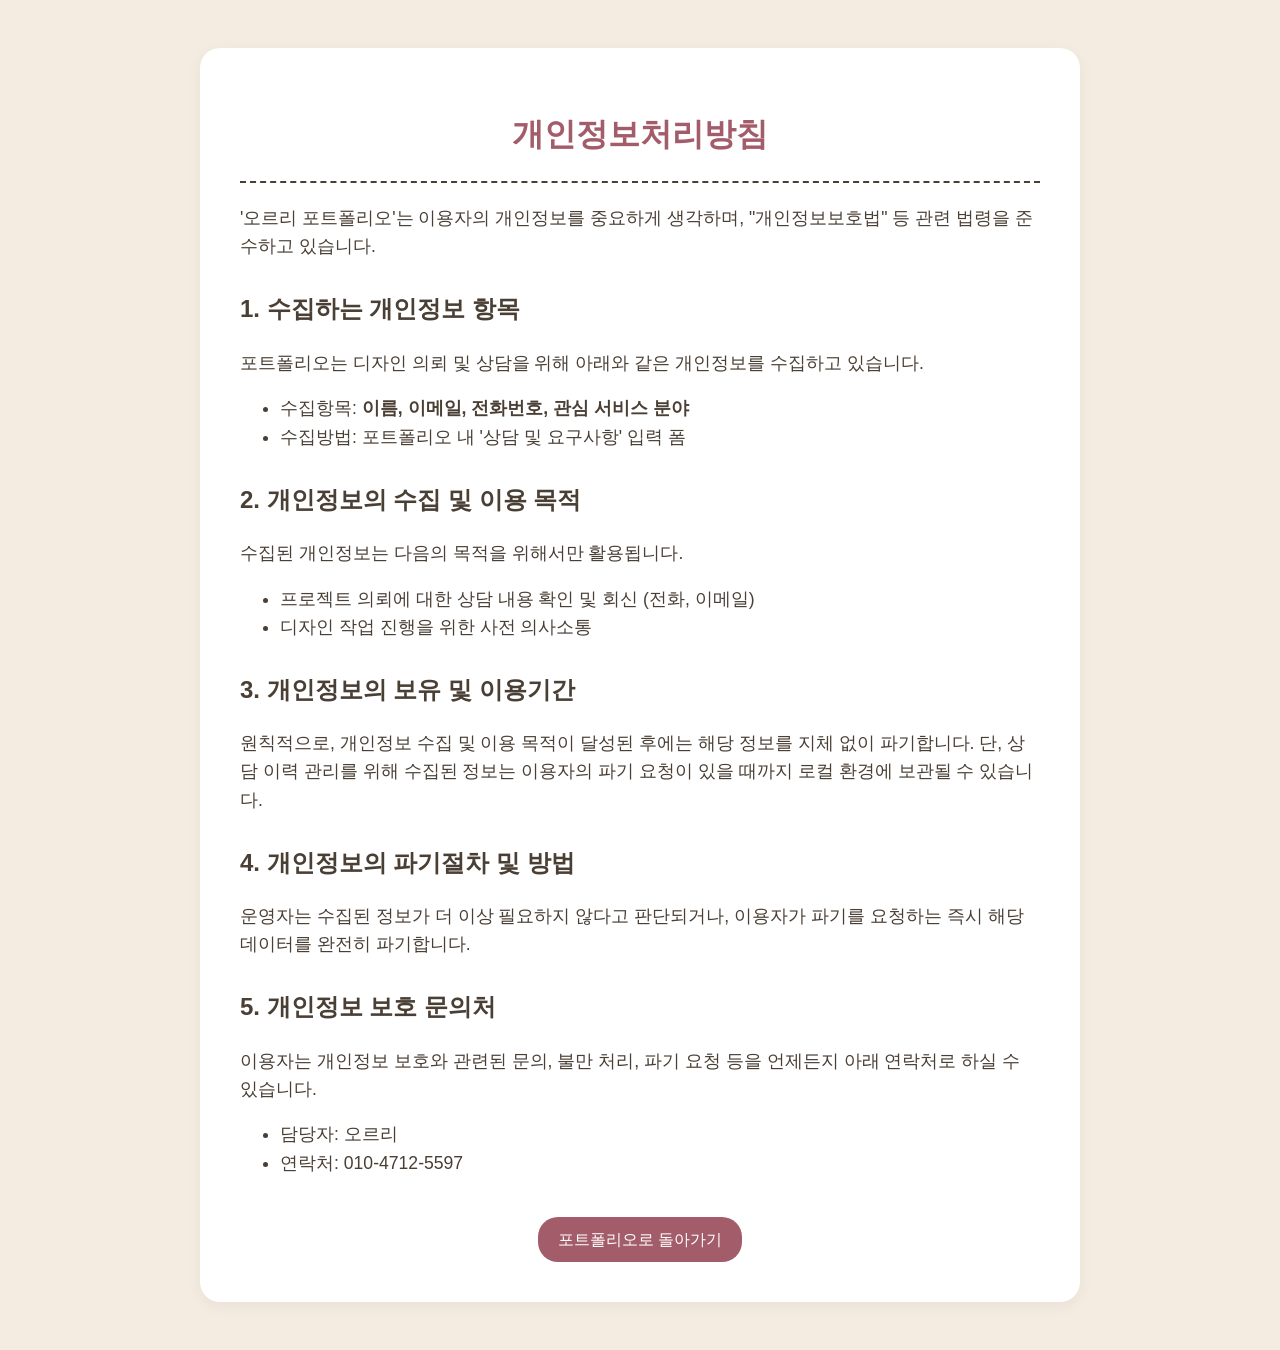
<file: privacy.html>
<!DOCTYPE html>
<html lang="ko">
<head>
    <meta charset="UTF-8">
    <meta name="viewport" content="width=device-width, initial-scale=1.0">
    <title>개인정보처리방침 - 오르리 포트폴리오</title>
    <style>
        body { font-family: Arial, sans-serif; background-color: #F4EBE1; color: #4A3F35; line-height: 1.6; padding: 40px 20px; }
        .container { max-width: 800px; margin: 0 auto; background: white; padding: 40px; border-radius: 20px; box-shadow: 0 4px 15px rgba(0,0,0,0.05); }
        h1 { color: #A35D6A; text-align: center; border-bottom: 2px dashed #4A3F35; padding-bottom: 20px; }
        h2 { color: #4A3F35; margin-top: 30px; }
        p, li { font-size: 1.1rem; }
        .back-btn { display: inline-block; padding: 10px 20px; background: #A35D6A; color: white; text-decoration: none; border-radius: 20px; transition: background 0.3s; }
        .back-btn:hover { background: #884b57; }
    </style>
</head>
<body>
    <div class="container">
        <h1>개인정보처리방침</h1>
        <p>'오르리 포트폴리오'는 이용자의 개인정보를 중요하게 생각하며, "개인정보보호법" 등 관련 법령을 준수하고 있습니다.</p>
        
        <h2>1. 수집하는 개인정보 항목</h2>
        <p>포트폴리오는 디자인 의뢰 및 상담을 위해 아래와 같은 개인정보를 수집하고 있습니다.</p>
        <ul>
            <li>수집항목: <strong>이름, 이메일, 전화번호, 관심 서비스 분야</strong></li>
            <li>수집방법: 포트폴리오 내 '상담 및 요구사항' 입력 폼</li>
        </ul>
        
        <h2>2. 개인정보의 수집 및 이용 목적</h2>
        <p>수집된 개인정보는 다음의 목적을 위해서만 활용됩니다.</p>
        <ul>
            <li>프로젝트 의뢰에 대한 상담 내용 확인 및 회신 (전화, 이메일)</li>
            <li>디자인 작업 진행을 위한 사전 의사소통</li>
        </ul>
        
        <h2>3. 개인정보의 보유 및 이용기간</h2>
        <p>원칙적으로, 개인정보 수집 및 이용 목적이 달성된 후에는 해당 정보를 지체 없이 파기합니다. 단, 상담 이력 관리를 위해 수집된 정보는 이용자의 파기 요청이 있을 때까지 로컬 환경에 보관될 수 있습니다.</p>
        
        <h2>4. 개인정보의 파기절차 및 방법</h2>
        <p>운영자는 수집된 정보가 더 이상 필요하지 않다고 판단되거나, 이용자가 파기를 요청하는 즉시 해당 데이터를 완전히 파기합니다.</p>
        
        <h2>5. 개인정보 보호 문의처</h2>
        <p>이용자는 개인정보 보호와 관련된 문의, 불만 처리, 파기 요청 등을 언제든지 아래 연락처로 하실 수 있습니다.</p>
        <ul>
            <li>담당자: 오르리</li>
            <li>연락처: 010-4712-5597</li>
        </ul>
        
        <div style="text-align: center; margin-top: 40px;">
            <a href="index.html" class="back-btn">포트폴리오로 돌아가기</a>
        </div>
    </div>
</body>
</html>
</file>
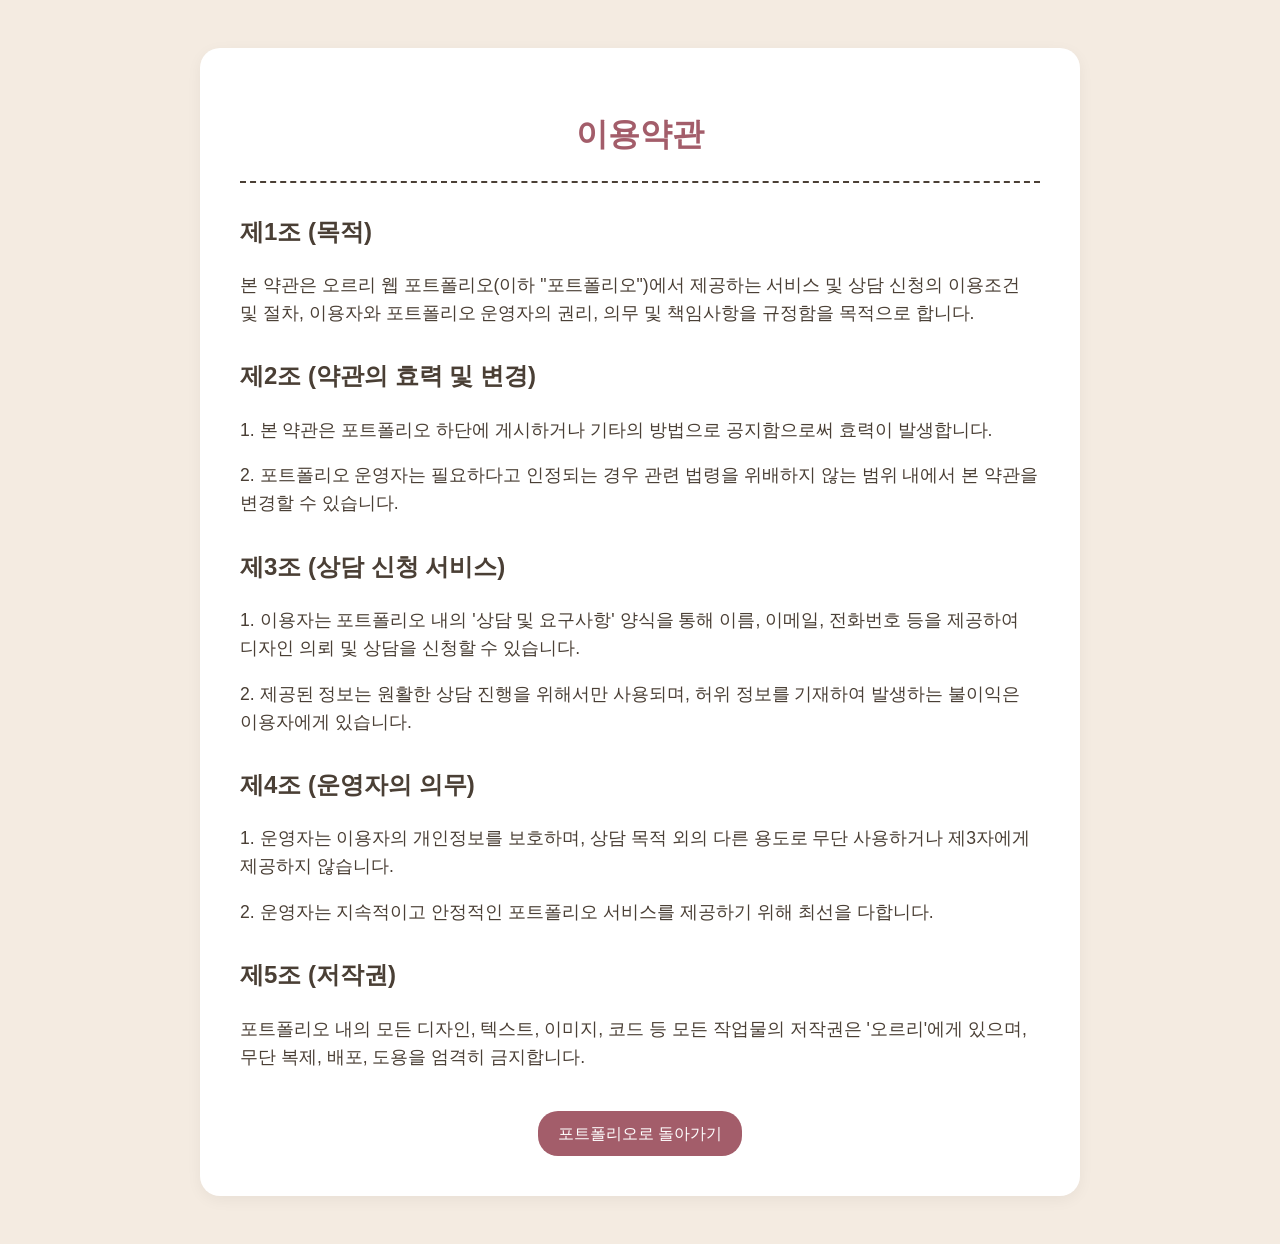
<file: terms.html>
<!DOCTYPE html>
<html lang="ko">
<head>
    <meta charset="UTF-8">
    <meta name="viewport" content="width=device-width, initial-scale=1.0">
    <title>이용약관 - 오르리 포트폴리오</title>
    <style>
        body { font-family: Arial, sans-serif; background-color: #F4EBE1; color: #4A3F35; line-height: 1.6; padding: 40px 20px; }
        .container { max-width: 800px; margin: 0 auto; background: white; padding: 40px; border-radius: 20px; box-shadow: 0 4px 15px rgba(0,0,0,0.05); }
        h1 { color: #A35D6A; text-align: center; border-bottom: 2px dashed #4A3F35; padding-bottom: 20px; }
        h2 { color: #4A3F35; margin-top: 30px; }
        p, li { font-size: 1.1rem; }
        .back-btn { display: inline-block; padding: 10px 20px; background: #A35D6A; color: white; text-decoration: none; border-radius: 20px; transition: background 0.3s; }
        .back-btn:hover { background: #884b57; }
    </style>
</head>
<body>
    <div class="container">
        <h1>이용약관</h1>
        <h2>제1조 (목적)</h2>
        <p>본 약관은 오르리 웹 포트폴리오(이하 "포트폴리오")에서 제공하는 서비스 및 상담 신청의 이용조건 및 절차, 이용자와 포트폴리오 운영자의 권리, 의무 및 책임사항을 규정함을 목적으로 합니다.</p>
        
        <h2>제2조 (약관의 효력 및 변경)</h2>
        <p>1. 본 약관은 포트폴리오 하단에 게시하거나 기타의 방법으로 공지함으로써 효력이 발생합니다.</p>
        <p>2. 포트폴리오 운영자는 필요하다고 인정되는 경우 관련 법령을 위배하지 않는 범위 내에서 본 약관을 변경할 수 있습니다.</p>
        
        <h2>제3조 (상담 신청 서비스)</h2>
        <p>1. 이용자는 포트폴리오 내의 '상담 및 요구사항' 양식을 통해 이름, 이메일, 전화번호 등을 제공하여 디자인 의뢰 및 상담을 신청할 수 있습니다.</p>
        <p>2. 제공된 정보는 원활한 상담 진행을 위해서만 사용되며, 허위 정보를 기재하여 발생하는 불이익은 이용자에게 있습니다.</p>
        
        <h2>제4조 (운영자의 의무)</h2>
        <p>1. 운영자는 이용자의 개인정보를 보호하며, 상담 목적 외의 다른 용도로 무단 사용하거나 제3자에게 제공하지 않습니다.</p>
        <p>2. 운영자는 지속적이고 안정적인 포트폴리오 서비스를 제공하기 위해 최선을 다합니다.</p>
        
        <h2>제5조 (저작권)</h2>
        <p>포트폴리오 내의 모든 디자인, 텍스트, 이미지, 코드 등 모든 작업물의 저작권은 '오르리'에게 있으며, 무단 복제, 배포, 도용을 엄격히 금지합니다.</p>
        
        <div style="text-align: center; margin-top: 40px;">
            <a href="index.html" class="back-btn">포트폴리오로 돌아가기</a>
        </div>
    </div>
</body>
</html>
</file>
